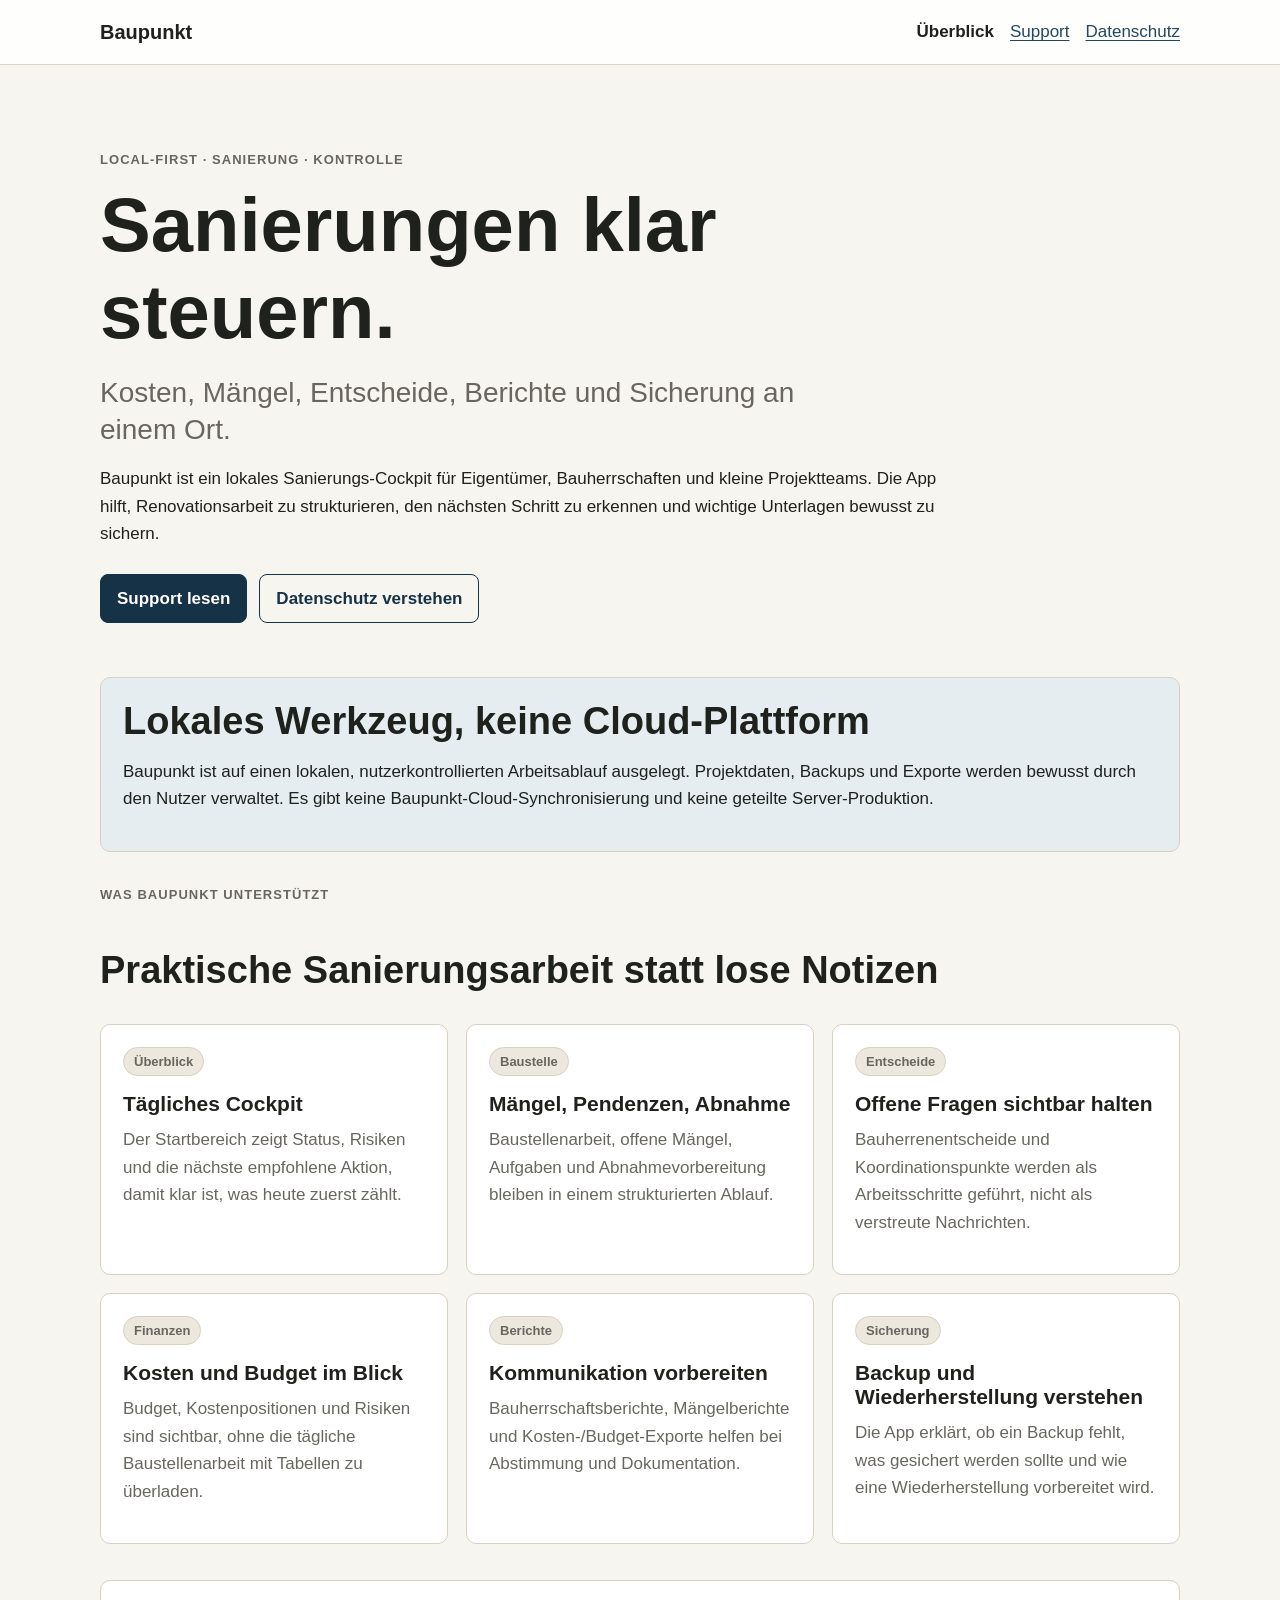
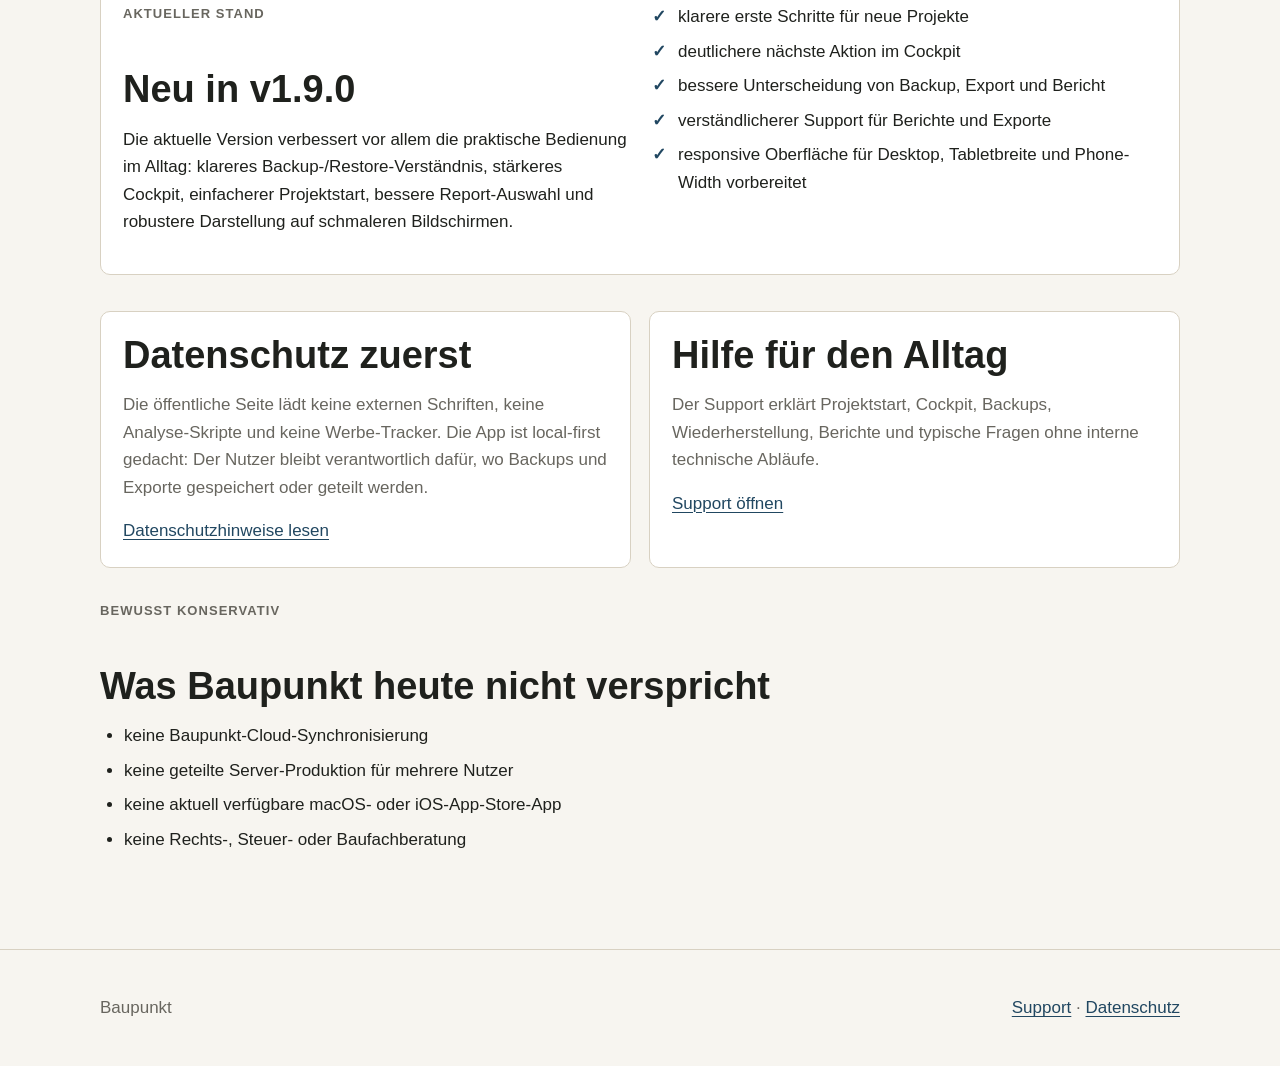
<file: index.html>
<!DOCTYPE html>
<html lang="de">
  <head>
    <meta charset="utf-8">
    <meta name="viewport" content="width=device-width, initial-scale=1">
    <title>Baupunkt - lokales Sanierungs-Cockpit</title>
    <meta name="description" content="Baupunkt ist ein lokales Sanierungs-Cockpit fuer Eigentümer und kleine Projektteams: Kosten, Maengel, Entscheide, Berichte und Sicherung an einem Ort.">
    <link rel="icon" href="data:,">
    <link rel="stylesheet" href="styles.css">
  </head>
  <body>
    <header class="site-header">
      <nav class="nav" aria-label="Hauptnavigation">
        <a class="brand" href="index.html">Baupunkt</a>
        <div class="nav-links">
          <a href="index.html" aria-current="page">Überblick</a>
          <a href="support.html">Support</a>
          <a href="privacy.html">Datenschutz</a>
        </div>
      </nav>
    </header>

    <main class="page">
      <section class="hero">
        <p class="eyebrow">Local-first · Sanierung · Kontrolle</p>
        <h1>Sanierungen klar steuern.</h1>
        <p class="lead">Kosten, Mängel, Entscheide, Berichte und Sicherung an einem Ort.</p>
        <p>Baupunkt ist ein lokales Sanierungs-Cockpit für Eigentümer, Bauherrschaften und kleine Projektteams. Die App hilft, Renovationsarbeit zu strukturieren, den nächsten Schritt zu erkennen und wichtige Unterlagen bewusst zu sichern.</p>
        <div class="hero-actions">
          <a class="button" href="support.html">Support lesen</a>
          <a class="button secondary" href="privacy.html">Datenschutz verstehen</a>
        </div>
      </section>

      <section class="notice">
        <h2>Lokales Werkzeug, keine Cloud-Plattform</h2>
        <p>Baupunkt ist auf einen lokalen, nutzerkontrollierten Arbeitsablauf ausgelegt. Projektdaten, Backups und Exporte werden bewusst durch den Nutzer verwaltet. Es gibt keine Baupunkt-Cloud-Synchronisierung und keine geteilte Server-Produktion.</p>
      </section>

      <section aria-labelledby="helps-with-title">
        <p class="eyebrow">Was Baupunkt unterstützt</p>
        <h2 id="helps-with-title">Praktische Sanierungsarbeit statt lose Notizen</h2>
        <div class="feature-grid">
          <article class="feature">
            <span class="pill">Überblick</span>
            <h3>Tägliches Cockpit</h3>
            <p>Der Startbereich zeigt Status, Risiken und die nächste empfohlene Aktion, damit klar ist, was heute zuerst zählt.</p>
          </article>
          <article class="feature">
            <span class="pill">Baustelle</span>
            <h3>Mängel, Pendenzen, Abnahme</h3>
            <p>Baustellenarbeit, offene Mängel, Aufgaben und Abnahmevorbereitung bleiben in einem strukturierten Ablauf.</p>
          </article>
          <article class="feature">
            <span class="pill">Entscheide</span>
            <h3>Offene Fragen sichtbar halten</h3>
            <p>Bauherrenentscheide und Koordinationspunkte werden als Arbeitsschritte geführt, nicht als verstreute Nachrichten.</p>
          </article>
          <article class="feature">
            <span class="pill">Finanzen</span>
            <h3>Kosten und Budget im Blick</h3>
            <p>Budget, Kostenpositionen und Risiken sind sichtbar, ohne die tägliche Baustellenarbeit mit Tabellen zu überladen.</p>
          </article>
          <article class="feature">
            <span class="pill">Berichte</span>
            <h3>Kommunikation vorbereiten</h3>
            <p>Bauherrschaftsberichte, Mängelberichte und Kosten-/Budget-Exporte helfen bei Abstimmung und Dokumentation.</p>
          </article>
          <article class="feature">
            <span class="pill">Sicherung</span>
            <h3>Backup und Wiederherstellung verstehen</h3>
            <p>Die App erklärt, ob ein Backup fehlt, was gesichert werden sollte und wie eine Wiederherstellung vorbereitet wird.</p>
          </article>
        </div>
      </section>

      <section class="split" aria-labelledby="whats-new-title">
        <div>
          <p class="eyebrow">Aktueller Stand</p>
          <h2 id="whats-new-title">Neu in v1.9.0</h2>
          <p>Die aktuelle Version verbessert vor allem die praktische Bedienung im Alltag: klareres Backup-/Restore-Verständnis, stärkeres Cockpit, einfacherer Projektstart, bessere Report-Auswahl und robustere Darstellung auf schmaleren Bildschirmen.</p>
        </div>
        <ul class="check-list">
          <li>klarere erste Schritte für neue Projekte</li>
          <li>deutlichere nächste Aktion im Cockpit</li>
          <li>bessere Unterscheidung von Backup, Export und Bericht</li>
          <li>verständlicherer Support für Berichte und Exporte</li>
          <li>responsive Oberfläche für Desktop, Tabletbreite und Phone-Width vorbereitet</li>
        </ul>
      </section>

      <section class="card-grid" aria-label="Datenschutz und Support">
        <article class="card">
          <h2>Datenschutz zuerst</h2>
          <p>Die öffentliche Seite lädt keine externen Schriften, keine Analyse-Skripte und keine Werbe-Tracker. Die App ist local-first gedacht: Der Nutzer bleibt verantwortlich dafür, wo Backups und Exporte gespeichert oder geteilt werden.</p>
          <a href="privacy.html">Datenschutzhinweise lesen</a>
        </article>
        <article class="card">
          <h2>Hilfe für den Alltag</h2>
          <p>Der Support erklärt Projektstart, Cockpit, Backups, Wiederherstellung, Berichte und typische Fragen ohne interne technische Abläufe.</p>
          <a href="support.html">Support öffnen</a>
        </article>
      </section>

      <section aria-labelledby="boundaries-title">
        <p class="eyebrow">Bewusst konservativ</p>
        <h2 id="boundaries-title">Was Baupunkt heute nicht verspricht</h2>
        <ul>
          <li>keine Baupunkt-Cloud-Synchronisierung</li>
          <li>keine geteilte Server-Produktion für mehrere Nutzer</li>
          <li>keine aktuell verfügbare macOS- oder iOS-App-Store-App</li>
          <li>keine Rechts-, Steuer- oder Baufachberatung</li>
        </ul>
      </section>
    </main>

    <footer class="footer">
      <div class="nav">
        <span>Baupunkt</span>
        <span><a href="support.html">Support</a> · <a href="privacy.html">Datenschutz</a></span>
      </div>
    </footer>
  </body>
</html>
</file>
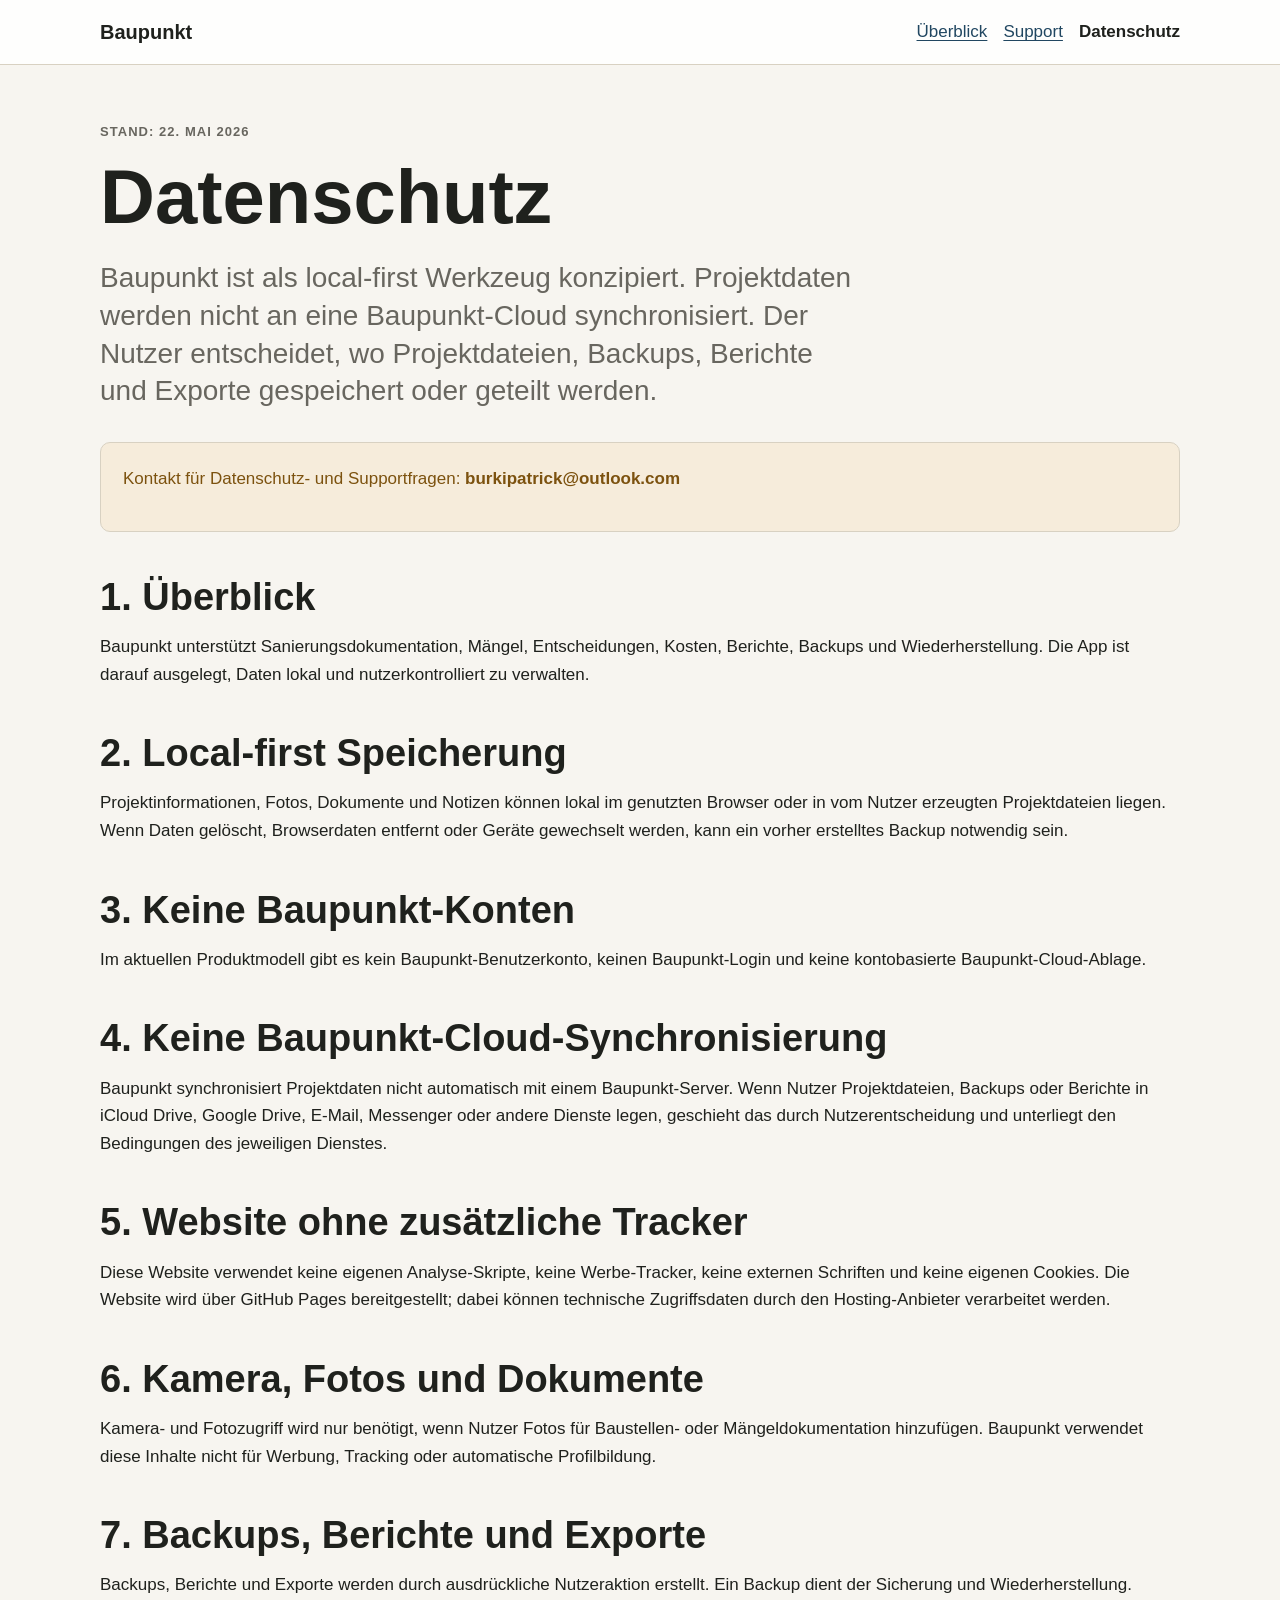
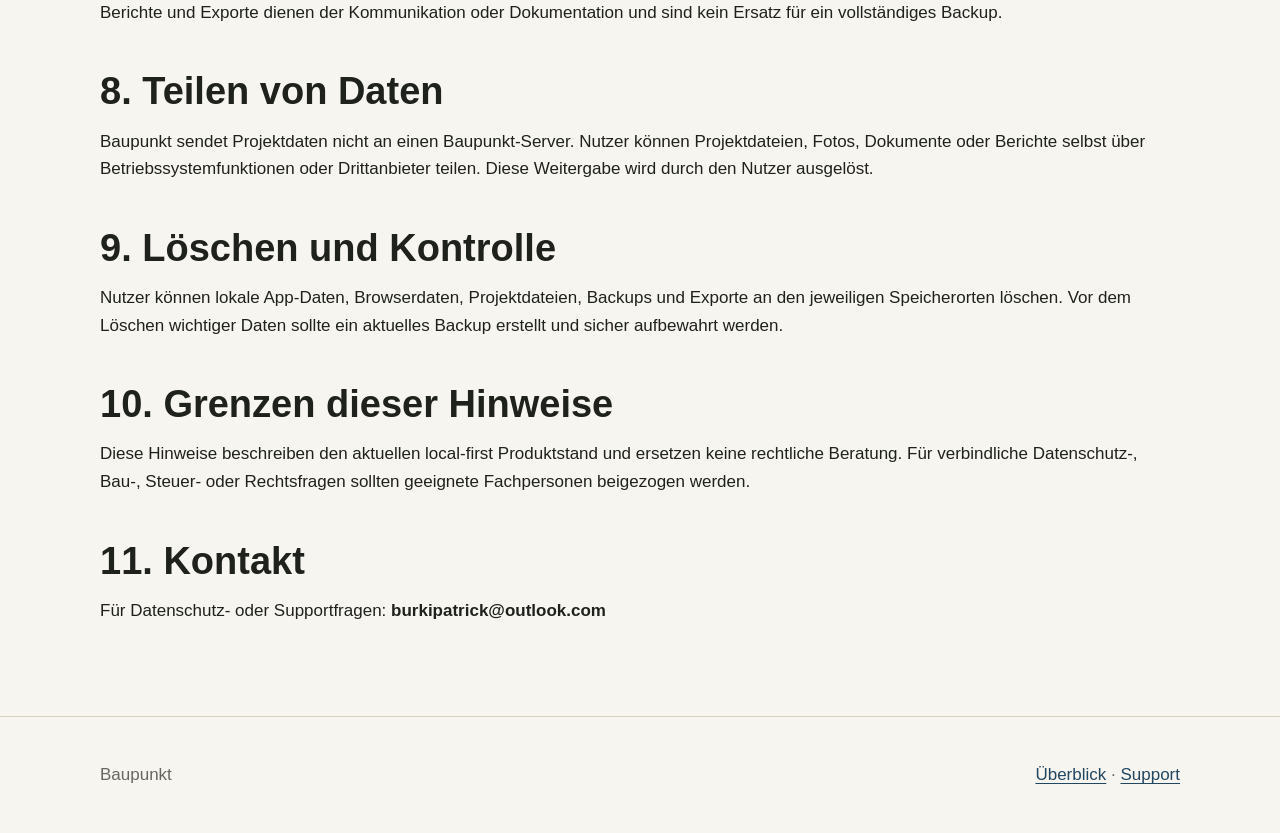
<file: privacy.html>
<!DOCTYPE html>
<html lang="de">
  <head>
    <meta charset="utf-8">
    <meta name="viewport" content="width=device-width, initial-scale=1">
    <title>Datenschutz - Baupunkt</title>
    <meta name="description" content="Datenschutzhinweise fuer Baupunkt: local-first Prinzip, nutzerkontrollierte Backups und Exporte, keine Baupunkt-Cloud-Synchronisierung.">
    <link rel="icon" href="data:,">
    <link rel="stylesheet" href="styles.css">
  </head>
  <body>
    <header class="site-header">
      <nav class="nav" aria-label="Hauptnavigation">
        <a class="brand" href="index.html">Baupunkt</a>
        <div class="nav-links">
          <a href="index.html">Überblick</a>
          <a href="support.html">Support</a>
          <a href="privacy.html" aria-current="page">Datenschutz</a>
        </div>
      </nav>
    </header>

    <main class="page">
      <p class="eyebrow">Stand: 22. Mai 2026</p>
      <h1>Datenschutz</h1>
      <p class="lead">Baupunkt ist als local-first Werkzeug konzipiert. Projektdaten werden nicht an eine Baupunkt-Cloud synchronisiert. Der Nutzer entscheidet, wo Projektdateien, Backups, Berichte und Exporte gespeichert oder geteilt werden.</p>

      <section class="notice warning">
        <p>Kontakt für Datenschutz- und Supportfragen: <strong>burkipatrick@outlook.com</strong></p>
      </section>

      <h2>1. Überblick</h2>
      <p>Baupunkt unterstützt Sanierungsdokumentation, Mängel, Entscheidungen, Kosten, Berichte, Backups und Wiederherstellung. Die App ist darauf ausgelegt, Daten lokal und nutzerkontrolliert zu verwalten.</p>

      <h2>2. Local-first Speicherung</h2>
      <p>Projektinformationen, Fotos, Dokumente und Notizen können lokal im genutzten Browser oder in vom Nutzer erzeugten Projektdateien liegen. Wenn Daten gelöscht, Browserdaten entfernt oder Geräte gewechselt werden, kann ein vorher erstelltes Backup notwendig sein.</p>

      <h2>3. Keine Baupunkt-Konten</h2>
      <p>Im aktuellen Produktmodell gibt es kein Baupunkt-Benutzerkonto, keinen Baupunkt-Login und keine kontobasierte Baupunkt-Cloud-Ablage.</p>

      <h2>4. Keine Baupunkt-Cloud-Synchronisierung</h2>
      <p>Baupunkt synchronisiert Projektdaten nicht automatisch mit einem Baupunkt-Server. Wenn Nutzer Projektdateien, Backups oder Berichte in iCloud Drive, Google Drive, E-Mail, Messenger oder andere Dienste legen, geschieht das durch Nutzerentscheidung und unterliegt den Bedingungen des jeweiligen Dienstes.</p>

      <h2>5. Website ohne zusätzliche Tracker</h2>
      <p>Diese Website verwendet keine eigenen Analyse-Skripte, keine Werbe-Tracker, keine externen Schriften und keine eigenen Cookies. Die Website wird über GitHub Pages bereitgestellt; dabei können technische Zugriffsdaten durch den Hosting-Anbieter verarbeitet werden.</p>

      <h2>6. Kamera, Fotos und Dokumente</h2>
      <p>Kamera- und Fotozugriff wird nur benötigt, wenn Nutzer Fotos für Baustellen- oder Mängeldokumentation hinzufügen. Baupunkt verwendet diese Inhalte nicht für Werbung, Tracking oder automatische Profilbildung.</p>

      <h2>7. Backups, Berichte und Exporte</h2>
      <p>Backups, Berichte und Exporte werden durch ausdrückliche Nutzeraktion erstellt. Ein Backup dient der Sicherung und Wiederherstellung. Berichte und Exporte dienen der Kommunikation oder Dokumentation und sind kein Ersatz für ein vollständiges Backup.</p>

      <h2>8. Teilen von Daten</h2>
      <p>Baupunkt sendet Projektdaten nicht an einen Baupunkt-Server. Nutzer können Projektdateien, Fotos, Dokumente oder Berichte selbst über Betriebssystemfunktionen oder Drittanbieter teilen. Diese Weitergabe wird durch den Nutzer ausgelöst.</p>

      <h2>9. Löschen und Kontrolle</h2>
      <p>Nutzer können lokale App-Daten, Browserdaten, Projektdateien, Backups und Exporte an den jeweiligen Speicherorten löschen. Vor dem Löschen wichtiger Daten sollte ein aktuelles Backup erstellt und sicher aufbewahrt werden.</p>

      <h2>10. Grenzen dieser Hinweise</h2>
      <p>Diese Hinweise beschreiben den aktuellen local-first Produktstand und ersetzen keine rechtliche Beratung. Für verbindliche Datenschutz-, Bau-, Steuer- oder Rechtsfragen sollten geeignete Fachpersonen beigezogen werden.</p>

      <h2>11. Kontakt</h2>
      <p>Für Datenschutz- oder Supportfragen: <strong>burkipatrick@outlook.com</strong></p>
    </main>

    <footer class="footer">
      <div class="nav">
        <span>Baupunkt</span>
        <span><a href="index.html">Überblick</a> · <a href="support.html">Support</a></span>
      </div>
    </footer>
  </body>
</html>
</file>
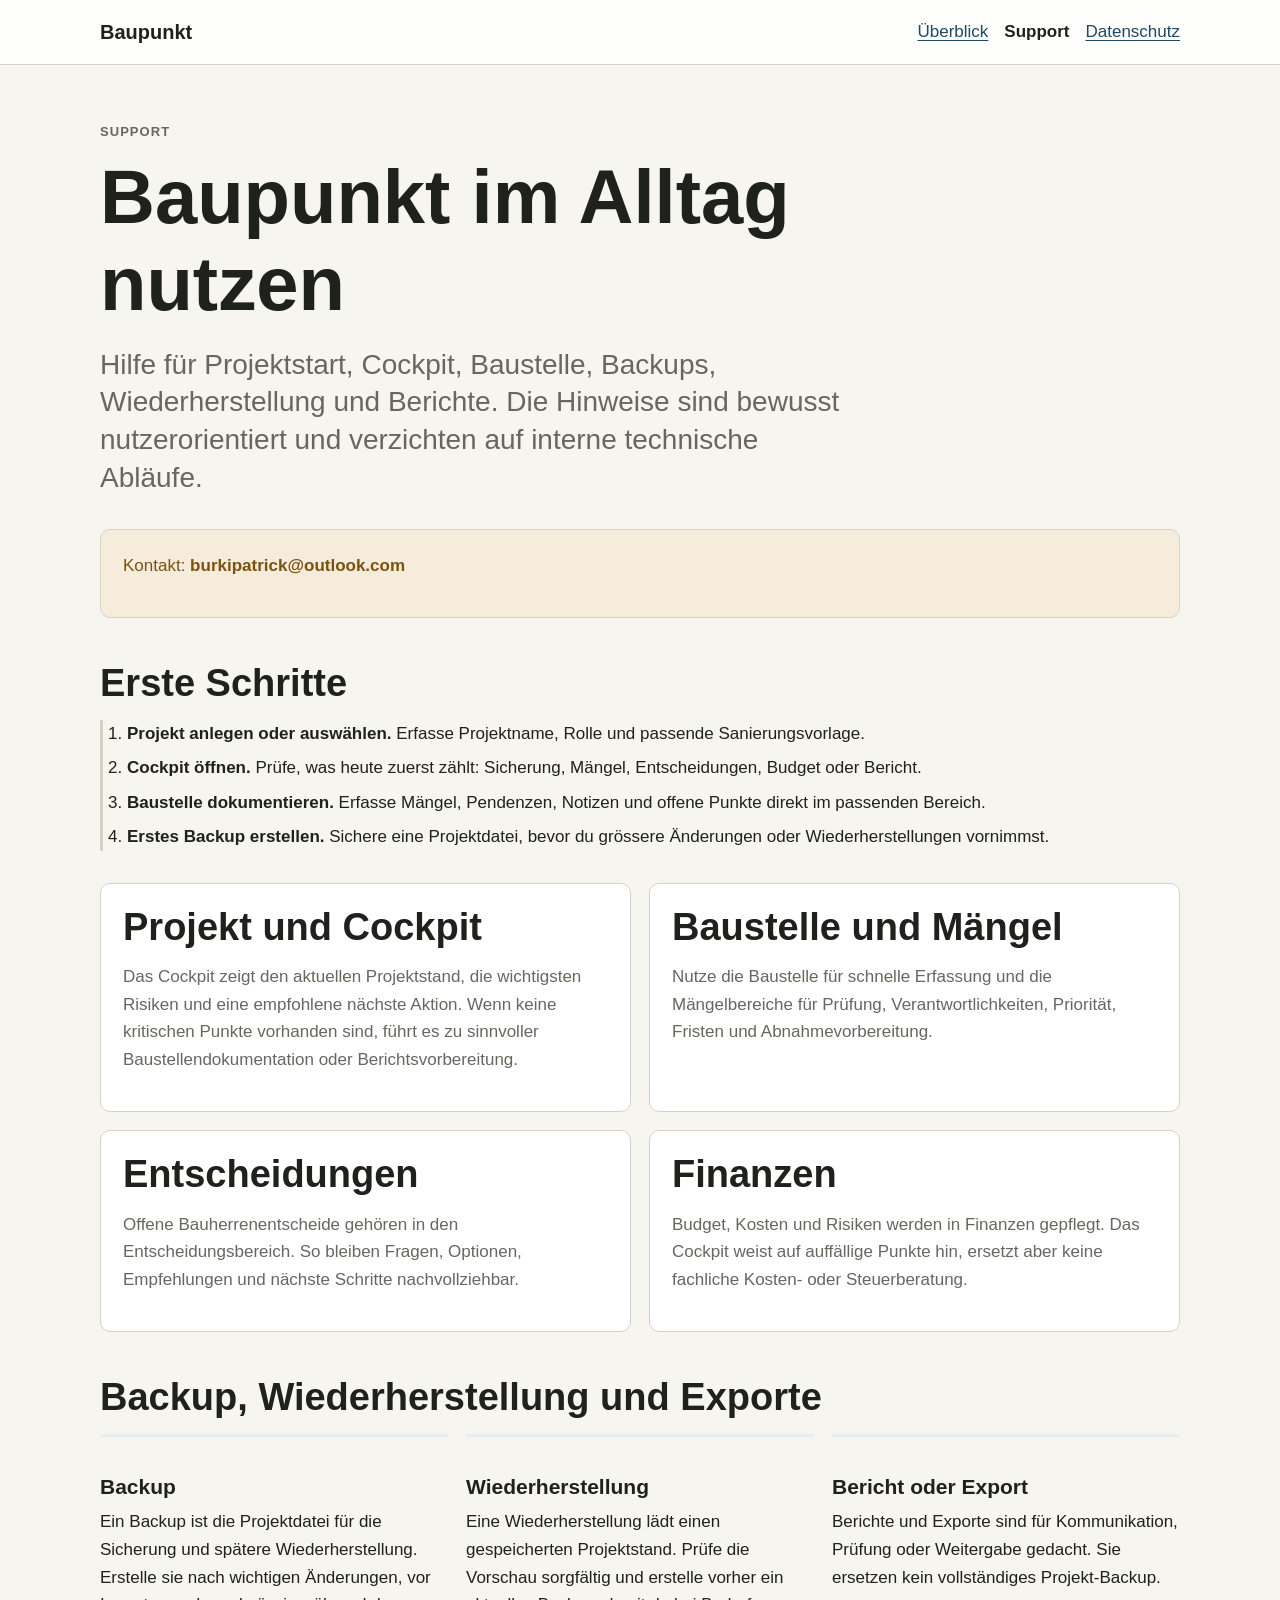
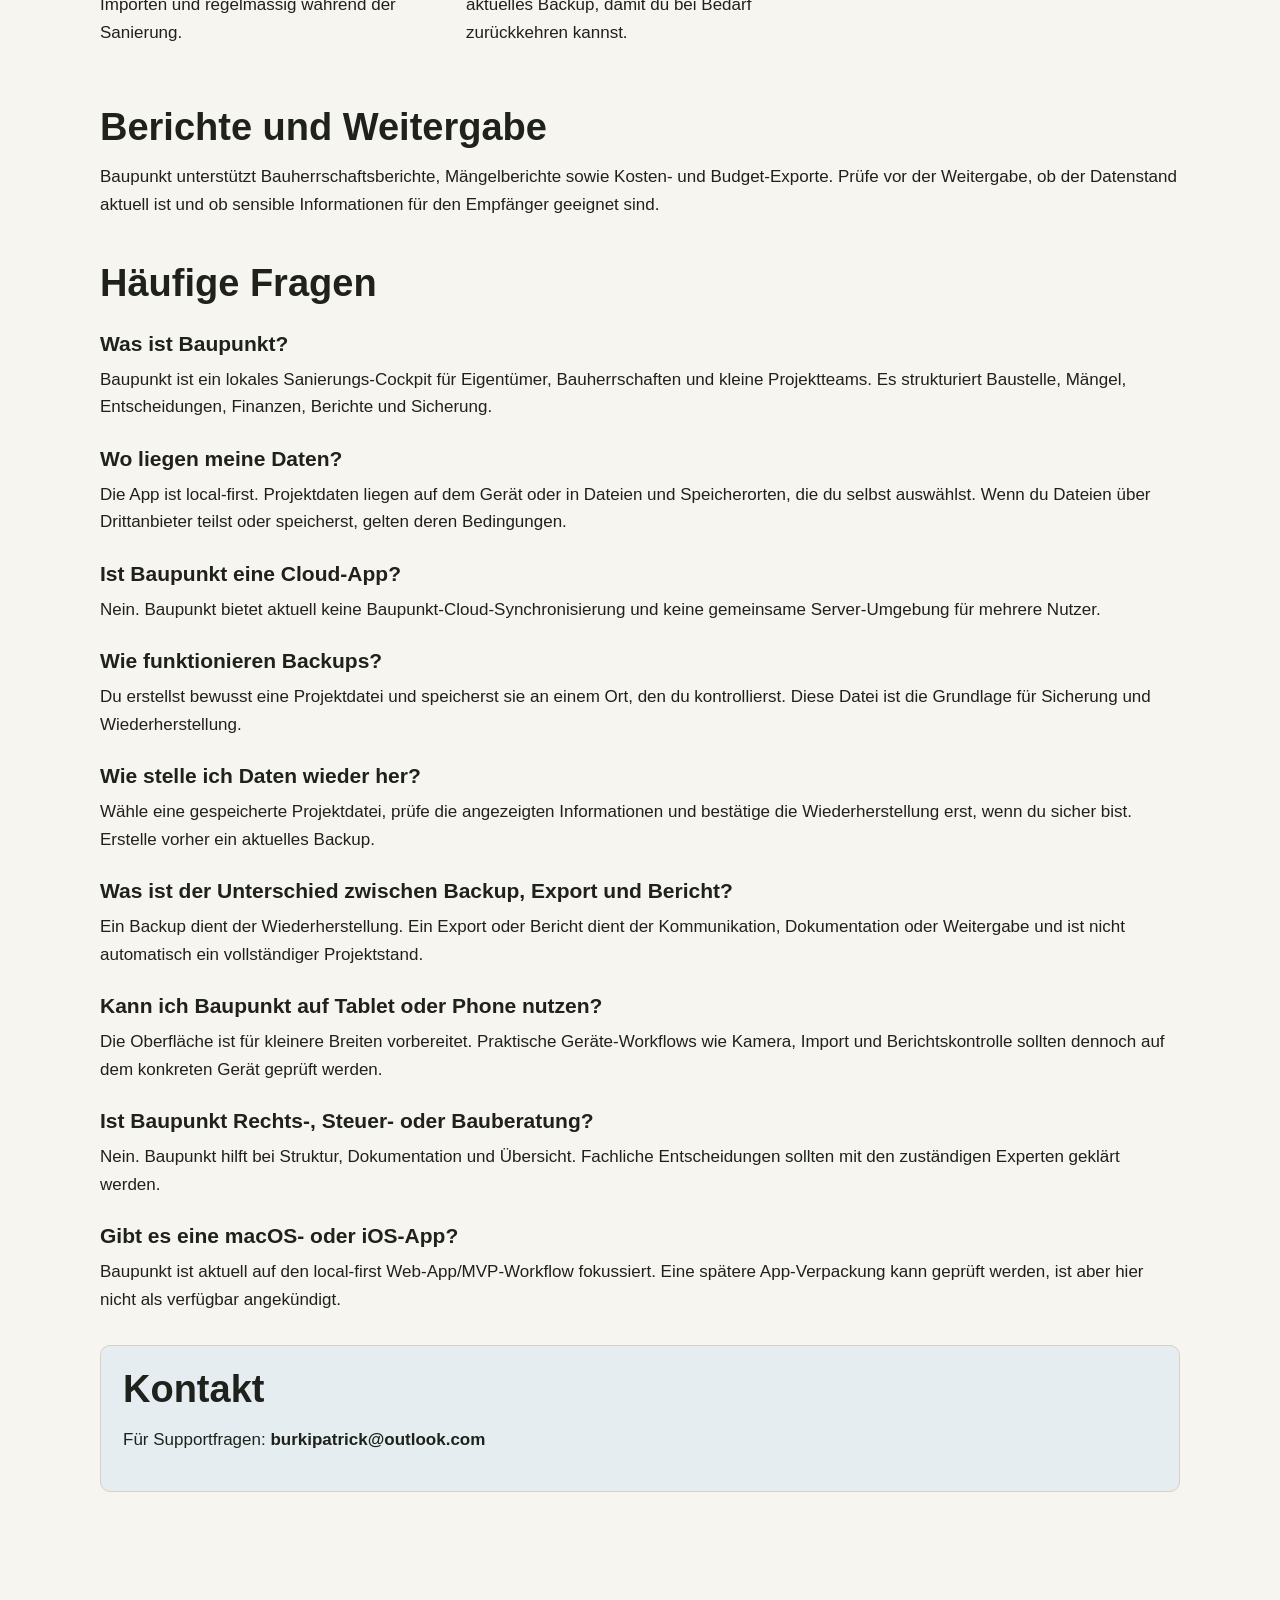
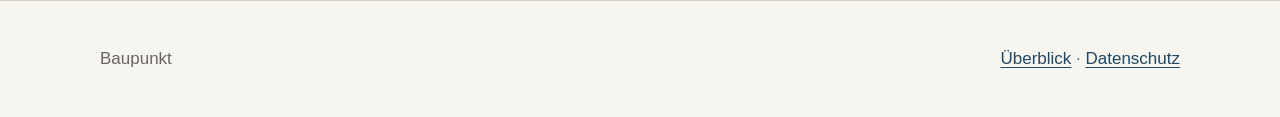
<file: support.html>
<!DOCTYPE html>
<html lang="de">
  <head>
    <meta charset="utf-8">
    <meta name="viewport" content="width=device-width, initial-scale=1">
    <title>Support - Baupunkt</title>
    <meta name="description" content="Support fuer Baupunkt: Projektstart, Cockpit, Backups, Wiederherstellung, Berichte, Exporte und haeufige Fragen.">
    <link rel="icon" href="data:,">
    <link rel="stylesheet" href="styles.css">
  </head>
  <body>
    <header class="site-header">
      <nav class="nav" aria-label="Hauptnavigation">
        <a class="brand" href="index.html">Baupunkt</a>
        <div class="nav-links">
          <a href="index.html">Überblick</a>
          <a href="support.html" aria-current="page">Support</a>
          <a href="privacy.html">Datenschutz</a>
        </div>
      </nav>
    </header>

    <main class="page">
      <p class="eyebrow">Support</p>
      <h1>Baupunkt im Alltag nutzen</h1>
      <p class="lead">Hilfe für Projektstart, Cockpit, Baustelle, Backups, Wiederherstellung und Berichte. Die Hinweise sind bewusst nutzerorientiert und verzichten auf interne technische Abläufe.</p>

      <section class="notice warning">
        <p>Kontakt: <strong>burkipatrick@outlook.com</strong></p>
      </section>

      <section aria-labelledby="first-steps-title">
        <h2 id="first-steps-title">Erste Schritte</h2>
        <ol class="step-list">
          <li><strong>Projekt anlegen oder auswählen.</strong> Erfasse Projektname, Rolle und passende Sanierungsvorlage.</li>
          <li><strong>Cockpit öffnen.</strong> Prüfe, was heute zuerst zählt: Sicherung, Mängel, Entscheidungen, Budget oder Bericht.</li>
          <li><strong>Baustelle dokumentieren.</strong> Erfasse Mängel, Pendenzen, Notizen und offene Punkte direkt im passenden Bereich.</li>
          <li><strong>Erstes Backup erstellen.</strong> Sichere eine Projektdatei, bevor du grössere Änderungen oder Wiederherstellungen vornimmst.</li>
        </ol>
      </section>

      <section class="card-grid" aria-label="Support-Themen">
        <article class="card">
          <h2>Projekt und Cockpit</h2>
          <p>Das Cockpit zeigt den aktuellen Projektstand, die wichtigsten Risiken und eine empfohlene nächste Aktion. Wenn keine kritischen Punkte vorhanden sind, führt es zu sinnvoller Baustellendokumentation oder Berichtsvorbereitung.</p>
        </article>
        <article class="card">
          <h2>Baustelle und Mängel</h2>
          <p>Nutze die Baustelle für schnelle Erfassung und die Mängelbereiche für Prüfung, Verantwortlichkeiten, Priorität, Fristen und Abnahmevorbereitung.</p>
        </article>
        <article class="card">
          <h2>Entscheidungen</h2>
          <p>Offene Bauherrenentscheide gehören in den Entscheidungsbereich. So bleiben Fragen, Optionen, Empfehlungen und nächste Schritte nachvollziehbar.</p>
        </article>
        <article class="card">
          <h2>Finanzen</h2>
          <p>Budget, Kosten und Risiken werden in Finanzen gepflegt. Das Cockpit weist auf auffällige Punkte hin, ersetzt aber keine fachliche Kosten- oder Steuerberatung.</p>
        </article>
      </section>

      <section aria-labelledby="backup-title">
        <h2 id="backup-title">Backup, Wiederherstellung und Exporte</h2>
        <div class="definition-list">
          <div>
            <h3>Backup</h3>
            <p>Ein Backup ist die Projektdatei für die Sicherung und spätere Wiederherstellung. Erstelle sie nach wichtigen Änderungen, vor Importen und regelmässig während der Sanierung.</p>
          </div>
          <div>
            <h3>Wiederherstellung</h3>
            <p>Eine Wiederherstellung lädt einen gespeicherten Projektstand. Prüfe die Vorschau sorgfältig und erstelle vorher ein aktuelles Backup, damit du bei Bedarf zurückkehren kannst.</p>
          </div>
          <div>
            <h3>Bericht oder Export</h3>
            <p>Berichte und Exporte sind für Kommunikation, Prüfung oder Weitergabe gedacht. Sie ersetzen kein vollständiges Projekt-Backup.</p>
          </div>
        </div>
      </section>

      <section aria-labelledby="reports-title">
        <h2 id="reports-title">Berichte und Weitergabe</h2>
        <p>Baupunkt unterstützt Bauherrschaftsberichte, Mängelberichte sowie Kosten- und Budget-Exporte. Prüfe vor der Weitergabe, ob der Datenstand aktuell ist und ob sensible Informationen für den Empfänger geeignet sind.</p>
      </section>

      <section aria-labelledby="troubleshooting-title">
        <h2 id="troubleshooting-title">Häufige Fragen</h2>

        <h3>Was ist Baupunkt?</h3>
        <p>Baupunkt ist ein lokales Sanierungs-Cockpit für Eigentümer, Bauherrschaften und kleine Projektteams. Es strukturiert Baustelle, Mängel, Entscheidungen, Finanzen, Berichte und Sicherung.</p>

        <h3>Wo liegen meine Daten?</h3>
        <p>Die App ist local-first. Projektdaten liegen auf dem Gerät oder in Dateien und Speicherorten, die du selbst auswählst. Wenn du Dateien über Drittanbieter teilst oder speicherst, gelten deren Bedingungen.</p>

        <h3>Ist Baupunkt eine Cloud-App?</h3>
        <p>Nein. Baupunkt bietet aktuell keine Baupunkt-Cloud-Synchronisierung und keine gemeinsame Server-Umgebung für mehrere Nutzer.</p>

        <h3>Wie funktionieren Backups?</h3>
        <p>Du erstellst bewusst eine Projektdatei und speicherst sie an einem Ort, den du kontrollierst. Diese Datei ist die Grundlage für Sicherung und Wiederherstellung.</p>

        <h3>Wie stelle ich Daten wieder her?</h3>
        <p>Wähle eine gespeicherte Projektdatei, prüfe die angezeigten Informationen und bestätige die Wiederherstellung erst, wenn du sicher bist. Erstelle vorher ein aktuelles Backup.</p>

        <h3>Was ist der Unterschied zwischen Backup, Export und Bericht?</h3>
        <p>Ein Backup dient der Wiederherstellung. Ein Export oder Bericht dient der Kommunikation, Dokumentation oder Weitergabe und ist nicht automatisch ein vollständiger Projektstand.</p>

        <h3>Kann ich Baupunkt auf Tablet oder Phone nutzen?</h3>
        <p>Die Oberfläche ist für kleinere Breiten vorbereitet. Praktische Geräte-Workflows wie Kamera, Import und Berichtskontrolle sollten dennoch auf dem konkreten Gerät geprüft werden.</p>

        <h3>Ist Baupunkt Rechts-, Steuer- oder Bauberatung?</h3>
        <p>Nein. Baupunkt hilft bei Struktur, Dokumentation und Übersicht. Fachliche Entscheidungen sollten mit den zuständigen Experten geklärt werden.</p>

        <h3>Gibt es eine macOS- oder iOS-App?</h3>
        <p>Baupunkt ist aktuell auf den local-first Web-App/MVP-Workflow fokussiert. Eine spätere App-Verpackung kann geprüft werden, ist aber hier nicht als verfügbar angekündigt.</p>
      </section>

      <section class="notice">
        <h2>Kontakt</h2>
        <p>Für Supportfragen: <strong>burkipatrick@outlook.com</strong></p>
      </section>
    </main>

    <footer class="footer">
      <div class="nav">
        <span>Baupunkt</span>
        <span><a href="index.html">Überblick</a> · <a href="privacy.html">Datenschutz</a></span>
      </div>
    </footer>
  </body>
</html>
</file>
<file: styles.css>
:root {
  color-scheme: light;
  --background: #f7f5f0;
  --surface: #ffffff;
  --surface-muted: #ece8dd;
  --text: #1f211d;
  --muted: #68665f;
  --border: #d8d1c2;
  --accent: #214761;
  --accent-strong: #163246;
  --accent-soft: #e5edf1;
  --warning: #7c520f;
  --warning-soft: #f6ecdb;
}

* {
  box-sizing: border-box;
}

body {
  margin: 0;
  background: var(--background);
  color: var(--text);
  font-family: -apple-system, BlinkMacSystemFont, "Segoe UI", sans-serif;
  font-size: 17px;
  line-height: 1.62;
}

a {
  color: var(--accent);
  text-decoration-thickness: 0.08em;
  text-underline-offset: 0.2em;
}

a:focus-visible,
button:focus-visible {
  outline: 3px solid var(--accent);
  outline-offset: 3px;
}

.site-header {
  position: sticky;
  top: 0;
  z-index: 10;
  border-bottom: 1px solid var(--border);
  background: rgba(255, 255, 255, 0.84);
  backdrop-filter: blur(12px);
}

.nav,
.page {
  width: min(1080px, calc(100% - 40px));
  margin: 0 auto;
}

.nav {
  display: flex;
  align-items: center;
  justify-content: space-between;
  gap: 24px;
  padding: 16px 0;
}

.brand {
  color: var(--text);
  font-size: 20px;
  font-weight: 750;
  text-decoration: none;
}

.nav-links {
  display: flex;
  flex-wrap: wrap;
  gap: 16px;
}

.nav-links a[aria-current="page"] {
  color: var(--text);
  font-weight: 700;
  text-decoration: none;
}

.page {
  padding: 56px 0 76px;
}

.hero {
  max-width: 860px;
  padding: 28px 0 22px;
}

.eyebrow {
  margin: 0 0 12px;
  color: var(--muted);
  font-size: 13px;
  font-weight: 760;
  letter-spacing: 0.08em;
  text-transform: uppercase;
}

h1,
h2,
h3 {
  line-height: 1.14;
}

h1 {
  margin: 0 0 18px;
  max-width: 880px;
  font-size: clamp(42px, 7vw, 76px);
  letter-spacing: 0;
}

h2 {
  margin: 44px 0 14px;
  font-size: clamp(27px, 3.4vw, 38px);
}

h3 {
  margin: 26px 0 10px;
  font-size: 21px;
}

p {
  margin: 0 0 16px;
}

ul,
ol {
  margin: 0 0 20px;
  padding-left: 24px;
}

li + li {
  margin-top: 7px;
}

.lead {
  max-width: 760px;
  color: var(--muted);
  font-size: clamp(21px, 2.5vw, 28px);
  line-height: 1.35;
}

.hero-actions {
  display: flex;
  flex-wrap: wrap;
  gap: 12px;
  margin-top: 26px;
}

.button {
  display: inline-flex;
  min-height: 46px;
  align-items: center;
  justify-content: center;
  border: 1px solid var(--accent-strong);
  border-radius: 8px;
  background: var(--accent-strong);
  color: #fff;
  padding: 10px 16px;
  font-weight: 720;
  text-decoration: none;
}

.button.secondary {
  background: transparent;
  color: var(--accent-strong);
}

.card-grid,
.feature-grid {
  display: grid;
  grid-template-columns: repeat(2, minmax(0, 1fr));
  gap: 18px;
  margin: 32px 0;
}

.feature-grid {
  grid-template-columns: repeat(3, minmax(0, 1fr));
}

.card,
.feature,
.notice,
.split {
  border: 1px solid var(--border);
  border-radius: 10px;
  background: var(--surface);
  padding: 22px;
}

.card h2,
.card h3,
.feature h3 {
  margin-top: 0;
}

.feature p,
.card p {
  color: var(--muted);
}

.notice {
  margin: 32px 0;
  background: var(--accent-soft);
}

.notice h2 {
  margin-top: 0;
}

.notice.warning {
  background: var(--warning-soft);
  color: var(--warning);
}

.split {
  display: grid;
  grid-template-columns: 1fr 1fr;
  gap: 24px;
  margin: 36px 0;
}

.pill {
  display: inline-flex;
  margin-bottom: 16px;
  border: 1px solid var(--border);
  border-radius: 999px;
  background: var(--surface-muted);
  color: var(--muted);
  padding: 3px 10px;
  font-size: 13px;
  font-weight: 720;
}

.check-list {
  list-style: none;
  padding-left: 0;
}

.check-list li {
  position: relative;
  padding-left: 26px;
}

.check-list li::before {
  position: absolute;
  left: 0;
  color: var(--accent);
  content: "✓";
  font-weight: 800;
}

.step-list {
  border-left: 3px solid var(--border);
  padding-left: 24px;
}

.definition-list {
  display: grid;
  grid-template-columns: repeat(3, minmax(0, 1fr));
  gap: 18px;
}

.definition-list > div {
  border-top: 3px solid var(--accent-soft);
  padding-top: 12px;
}

.meta {
  color: var(--muted);
  font-size: 15px;
}

.footer {
  border-top: 1px solid var(--border);
  color: var(--muted);
  padding: 28px 0;
}

@media (max-width: 860px) {
  .feature-grid,
  .definition-list,
  .split {
    grid-template-columns: 1fr;
  }
}

@media (max-width: 700px) {
  body {
    font-size: 16px;
  }

  .nav,
  .page {
    width: min(100% - 28px, 1080px);
  }

  .nav {
    align-items: flex-start;
    flex-direction: column;
    gap: 10px;
  }

  .nav-links {
    gap: 12px;
  }

  .page {
    padding-top: 34px;
  }

  .card-grid {
    grid-template-columns: 1fr;
  }

  .card,
  .feature,
  .notice,
  .split {
    padding: 18px;
  }
}
</file>
